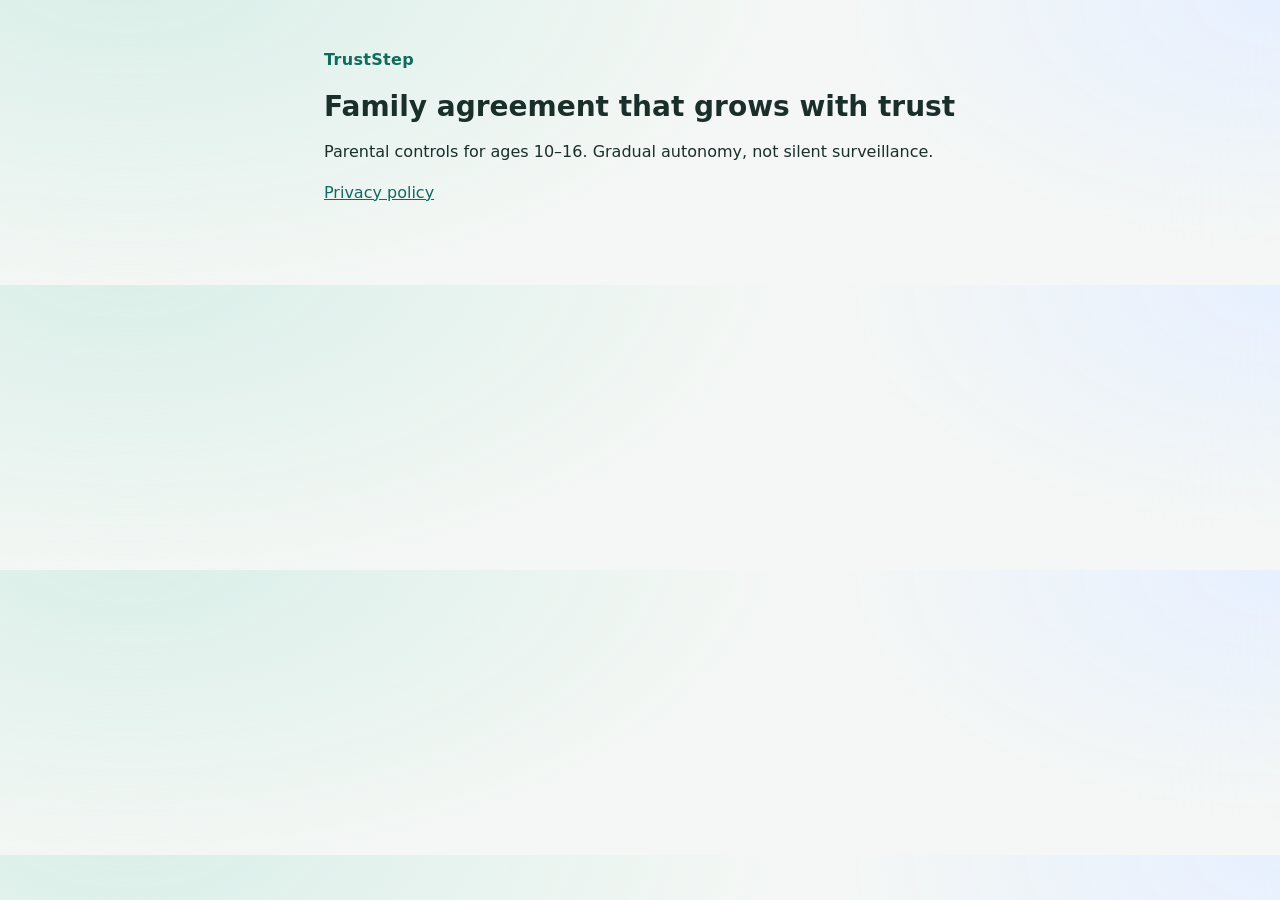
<file: index.html>
<!DOCTYPE html>
<html lang="en">
<head>
  <meta charset="utf-8" />
  <meta name="viewport" content="width=device-width, initial-scale=1" />
  <title>TrustStep</title>
  <link rel="stylesheet" href="styles.css" />
</head>
<body>
  <main>
    <p class="brand">TrustStep</p>
    <h1>Family agreement that grows with trust</h1>
    <p>Parental controls for ages 10–16. Gradual autonomy, not silent surveillance.</p>
    <p><a href="privacy/">Privacy policy</a></p>
  </main>
</body>
</html>
</file>
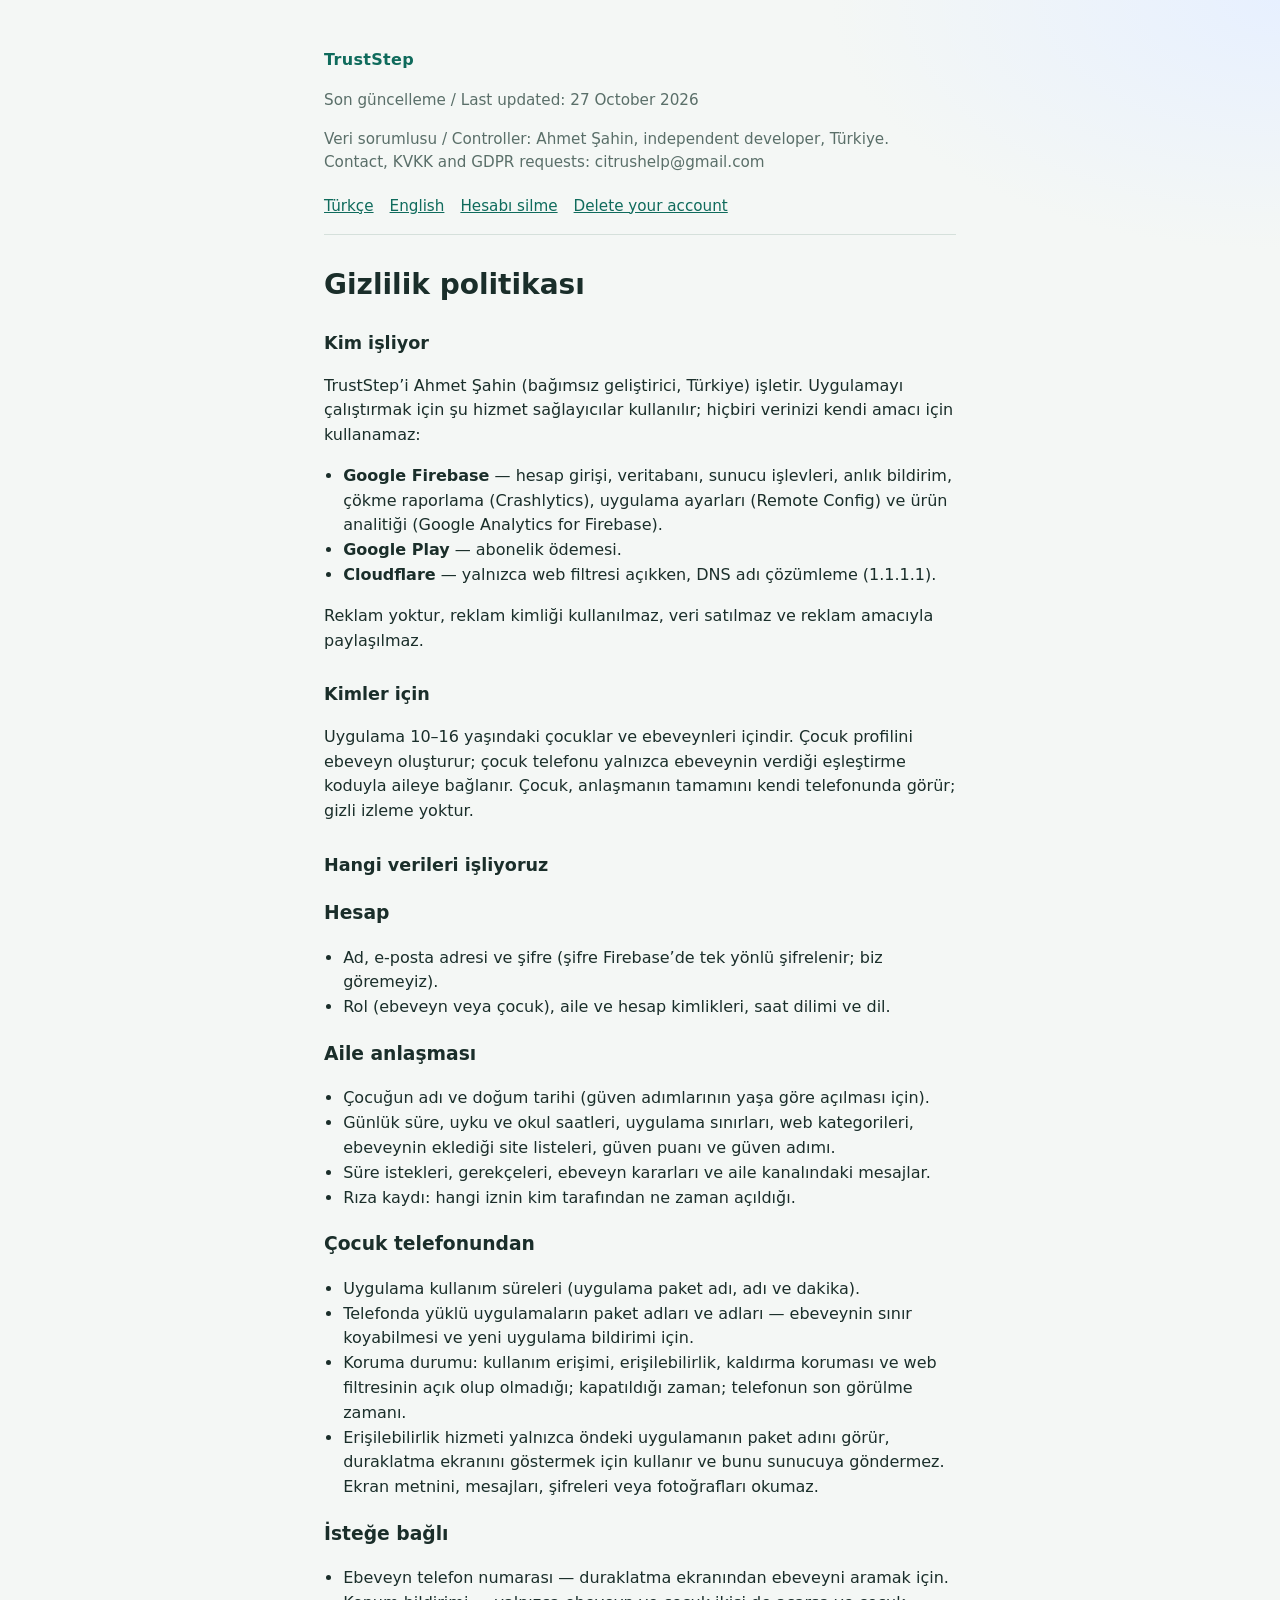
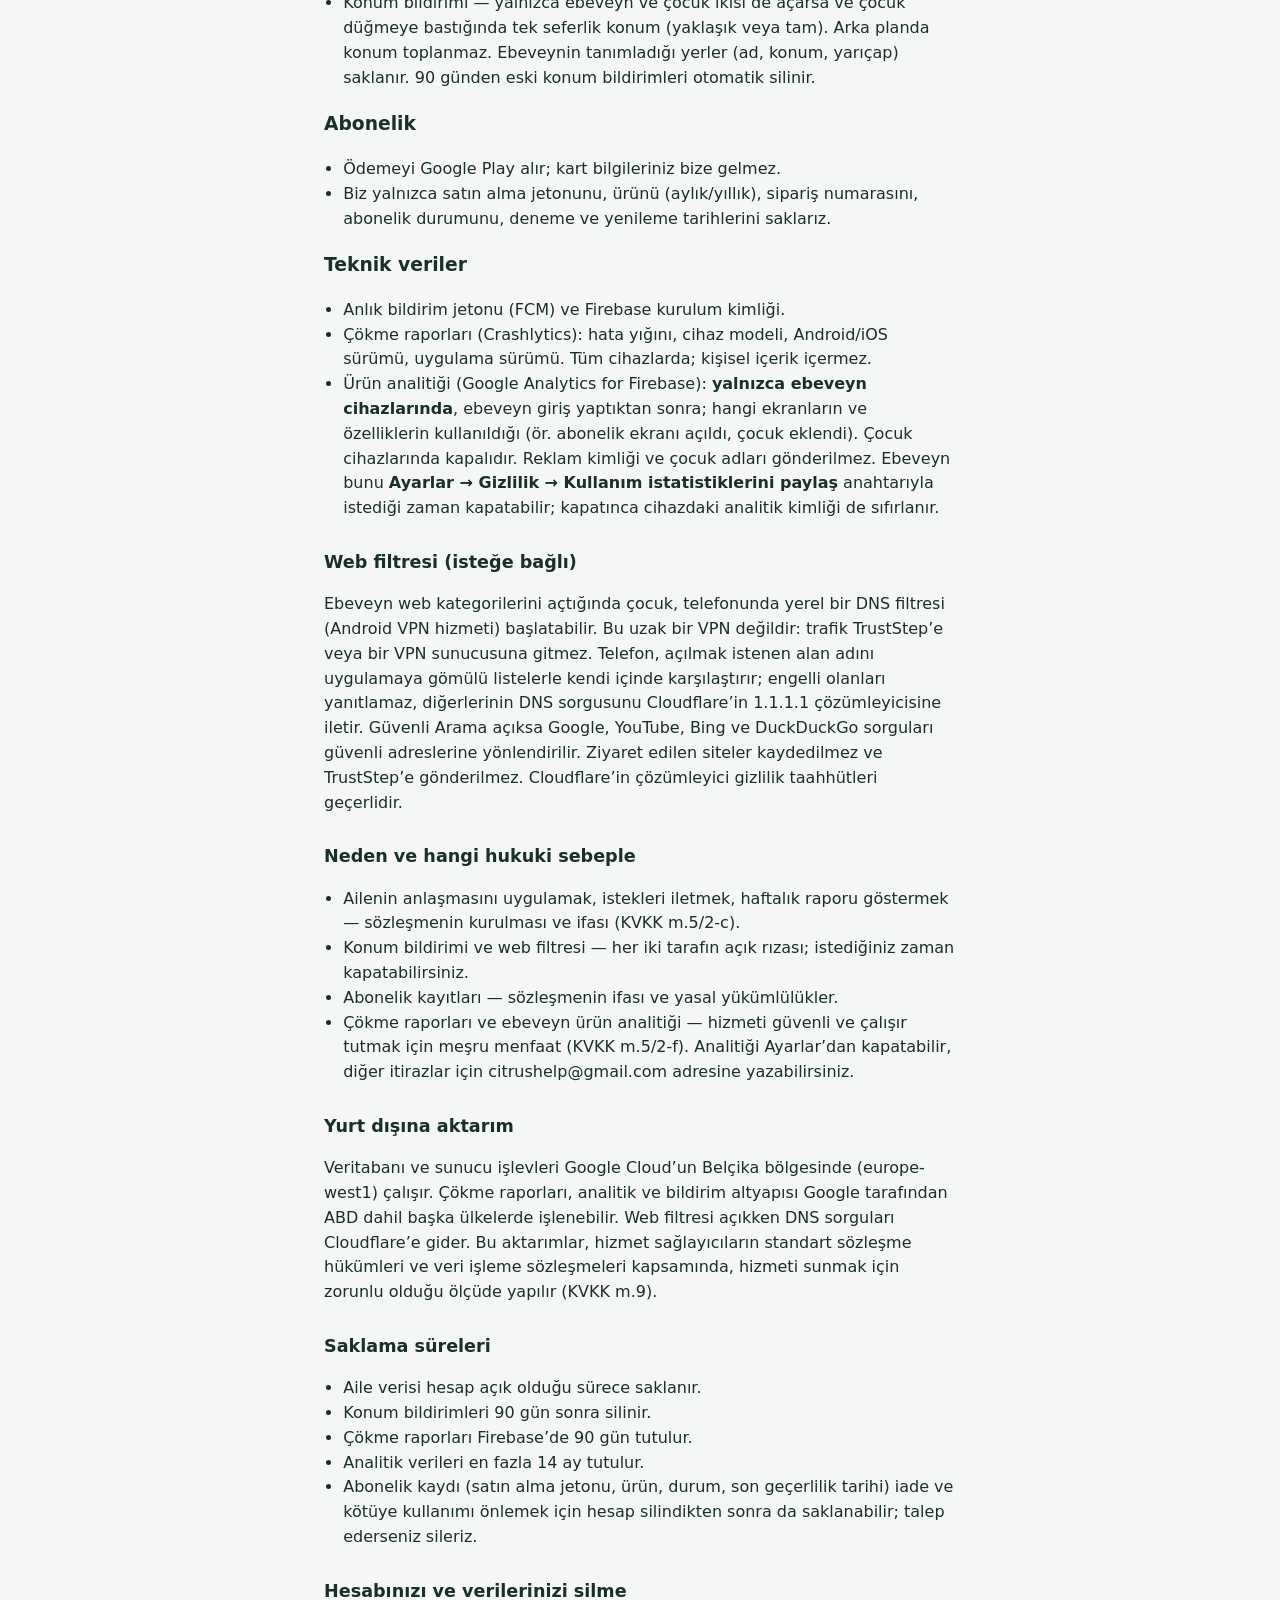
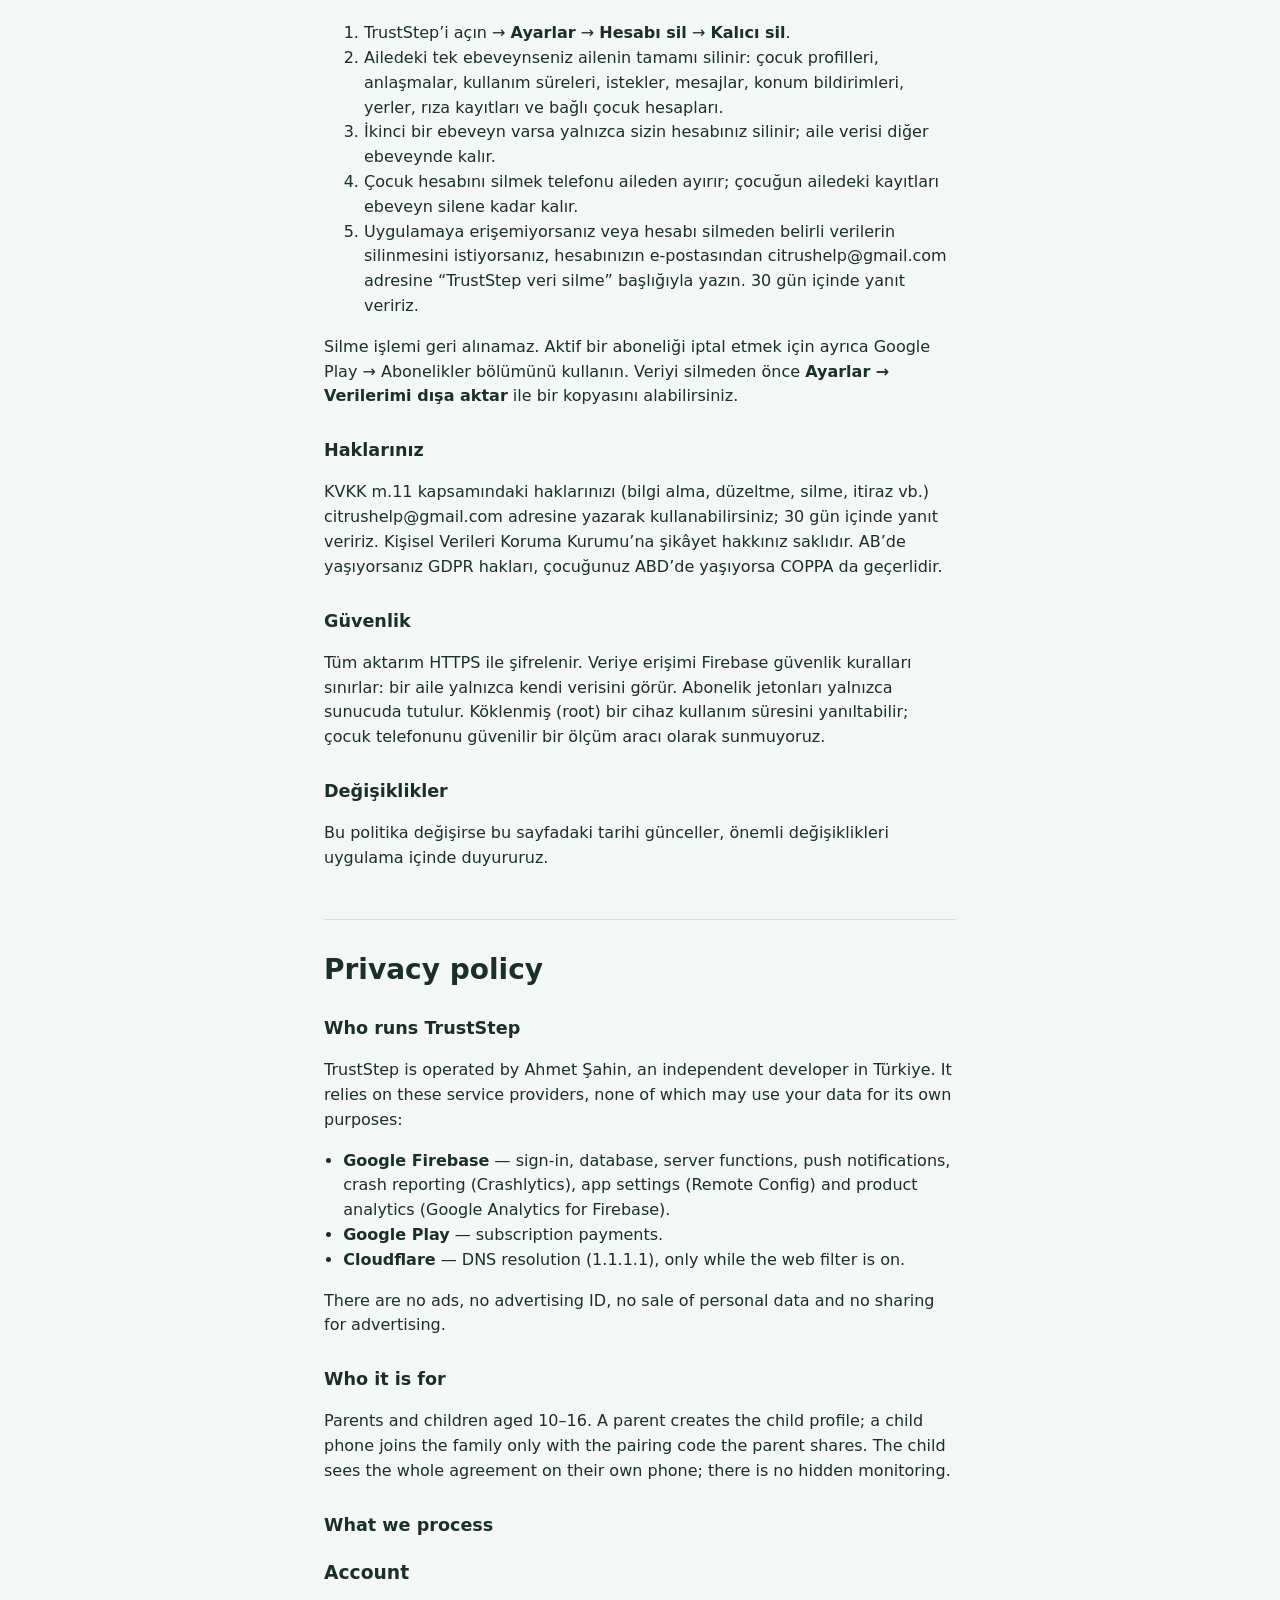
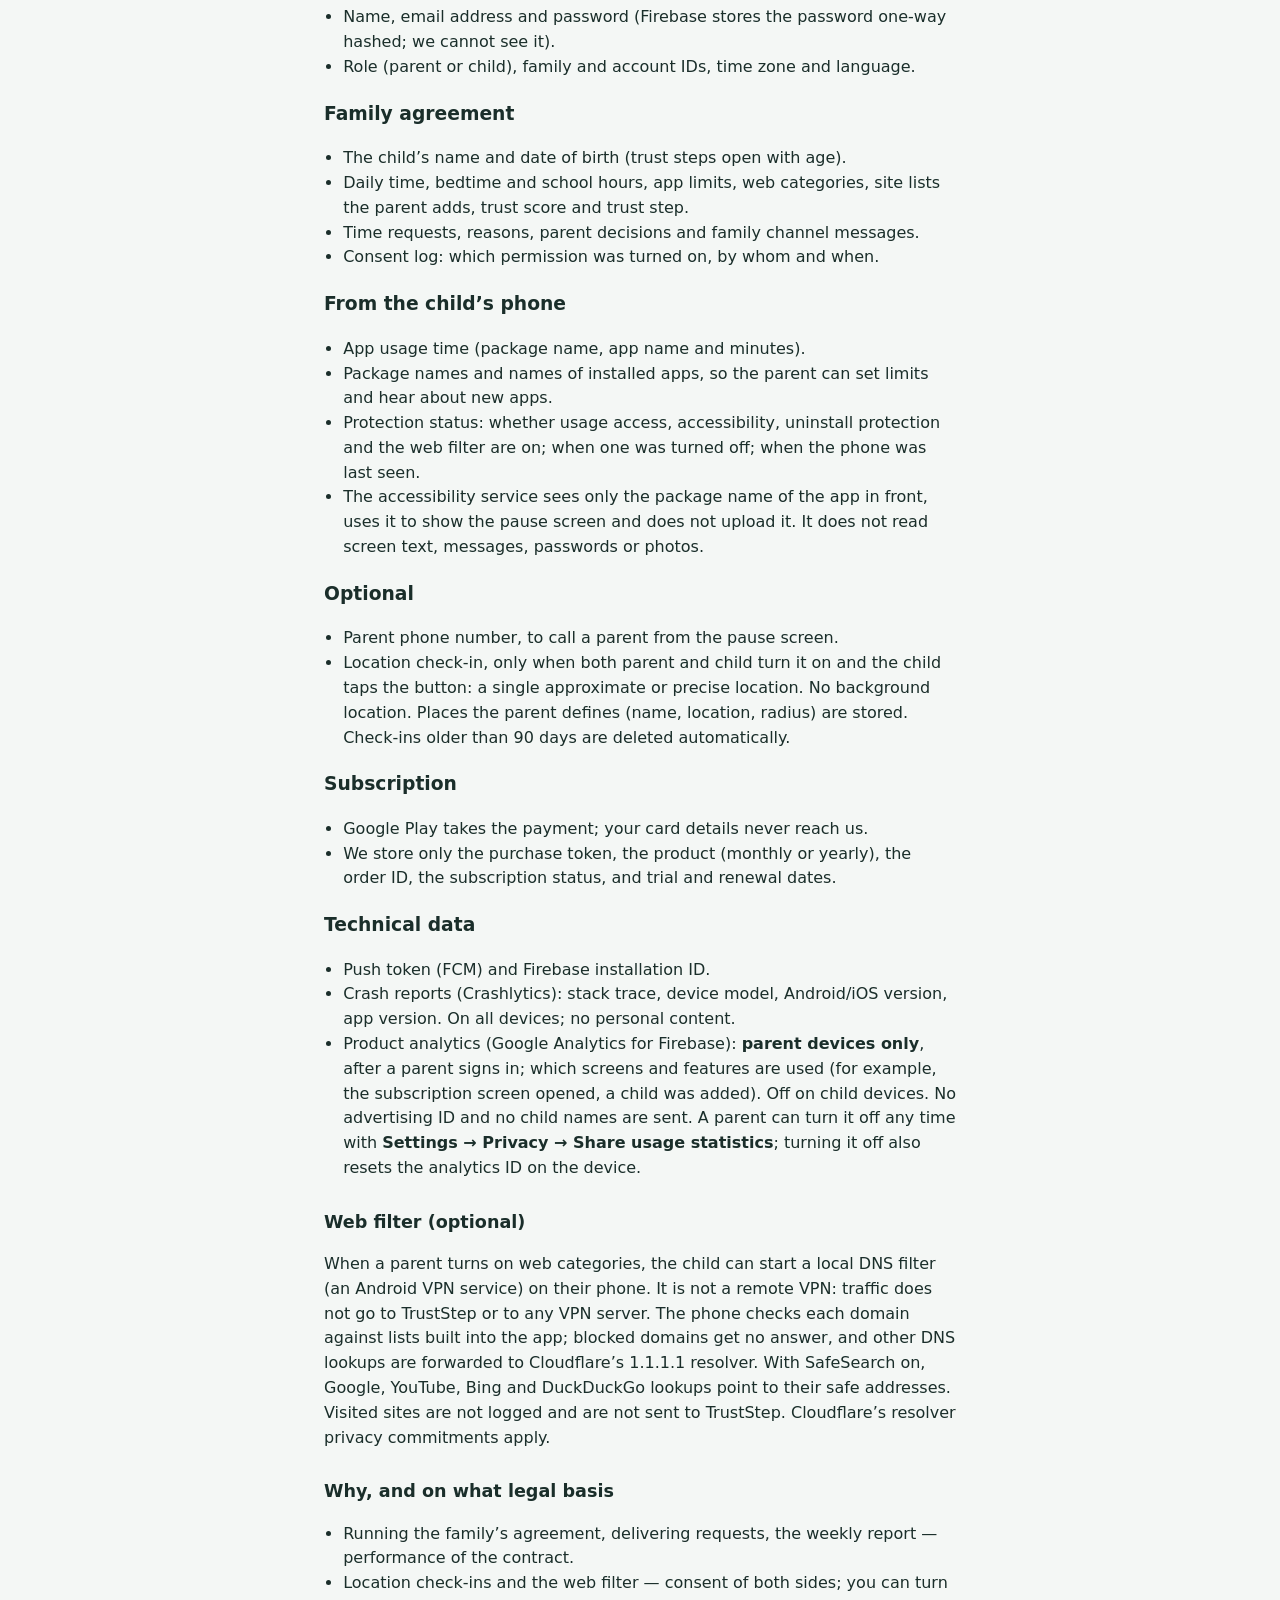
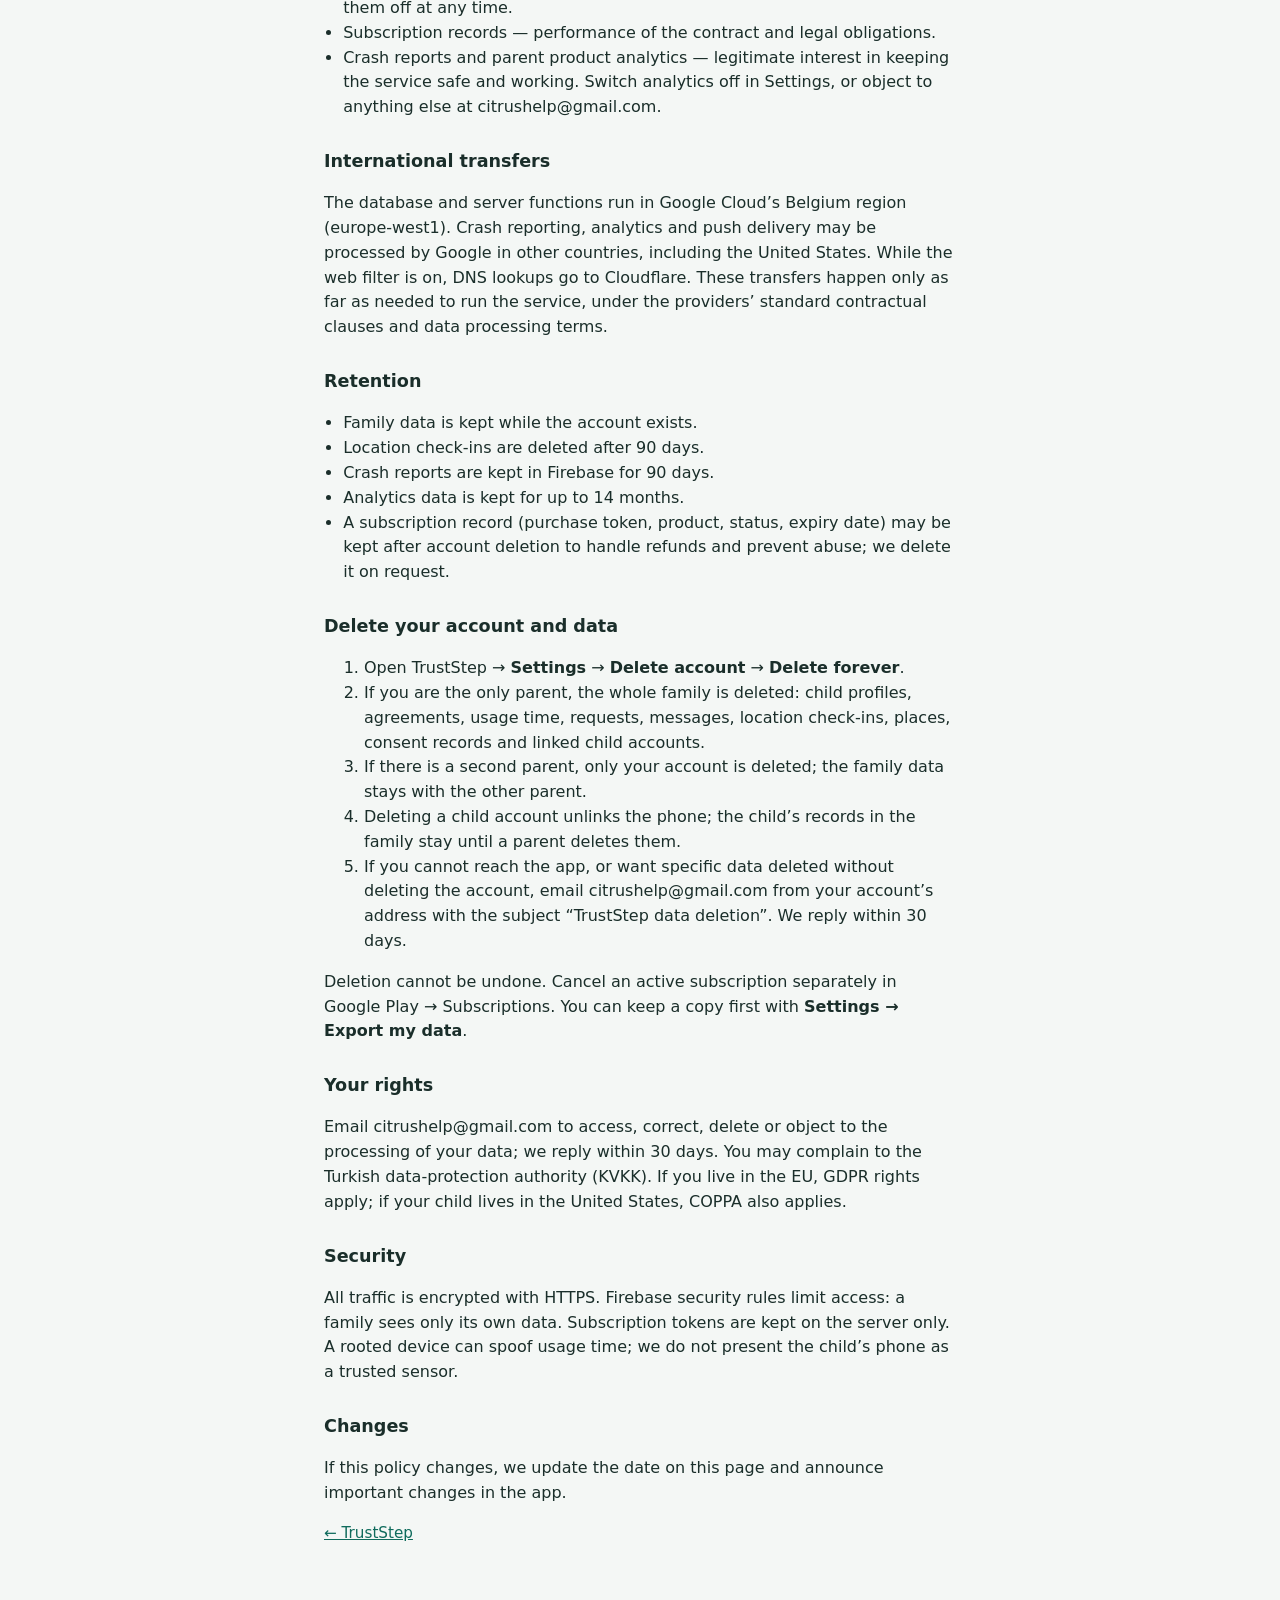
<file: privacy/index.html>
<!DOCTYPE html>
<html lang="en">
<head>
  <meta charset="utf-8" />
  <meta name="viewport" content="width=device-width, initial-scale=1" />
  <title>TrustStep — Privacy policy</title>
  <link rel="stylesheet" href="../styles.css" />
</head>
<body>
  <main class="policy">
    <p class="brand"><a href="../">TrustStep</a></p>
    <p class="meta">Son güncelleme / Last updated: 27 October 2026</p>
    <p class="meta">Veri sorumlusu / Controller: Ahmet Şahin, independent developer, Türkiye. Contact, KVKK and GDPR requests: citrushelp@gmail.com</p>

    <nav class="toc">
      <a href="#tr">Türkçe</a>
      <a href="#en">English</a>
      <a href="#delete-tr">Hesabı silme</a>
      <a href="#delete-en">Delete your account</a>
    </nav>

    <section id="tr" lang="tr">
      <h1>Gizlilik politikası</h1>

      <h2>Kim işliyor</h2>
      <p>TrustStep’i Ahmet Şahin (bağımsız geliştirici, Türkiye) işletir. Uygulamayı çalıştırmak için şu hizmet sağlayıcılar kullanılır; hiçbiri verinizi kendi amacı için kullanamaz:</p>
      <ul>
        <li><strong>Google Firebase</strong> — hesap girişi, veritabanı, sunucu işlevleri, anlık bildirim, çökme raporlama (Crashlytics), uygulama ayarları (Remote Config) ve ürün analitiği (Google Analytics for Firebase).</li>
        <li><strong>Google Play</strong> — abonelik ödemesi.</li>
        <li><strong>Cloudflare</strong> — yalnızca web filtresi açıkken, DNS adı çözümleme (1.1.1.1).</li>
      </ul>
      <p>Reklam yoktur, reklam kimliği kullanılmaz, veri satılmaz ve reklam amacıyla paylaşılmaz.</p>

      <h2>Kimler için</h2>
      <p>Uygulama 10–16 yaşındaki çocuklar ve ebeveynleri içindir. Çocuk profilini ebeveyn oluşturur; çocuk telefonu yalnızca ebeveynin verdiği eşleştirme koduyla aileye bağlanır. Çocuk, anlaşmanın tamamını kendi telefonunda görür; gizli izleme yoktur.</p>

      <h2>Hangi verileri işliyoruz</h2>
      <h3>Hesap</h3>
      <ul>
        <li>Ad, e-posta adresi ve şifre (şifre Firebase’de tek yönlü şifrelenir; biz göremeyiz).</li>
        <li>Rol (ebeveyn veya çocuk), aile ve hesap kimlikleri, saat dilimi ve dil.</li>
      </ul>
      <h3>Aile anlaşması</h3>
      <ul>
        <li>Çocuğun adı ve doğum tarihi (güven adımlarının yaşa göre açılması için).</li>
        <li>Günlük süre, uyku ve okul saatleri, uygulama sınırları, web kategorileri, ebeveynin eklediği site listeleri, güven puanı ve güven adımı.</li>
        <li>Süre istekleri, gerekçeleri, ebeveyn kararları ve aile kanalındaki mesajlar.</li>
        <li>Rıza kaydı: hangi iznin kim tarafından ne zaman açıldığı.</li>
      </ul>
      <h3>Çocuk telefonundan</h3>
      <ul>
        <li>Uygulama kullanım süreleri (uygulama paket adı, adı ve dakika).</li>
        <li>Telefonda yüklü uygulamaların paket adları ve adları — ebeveynin sınır koyabilmesi ve yeni uygulama bildirimi için.</li>
        <li>Koruma durumu: kullanım erişimi, erişilebilirlik, kaldırma koruması ve web filtresinin açık olup olmadığı; kapatıldığı zaman; telefonun son görülme zamanı.</li>
        <li>Erişilebilirlik hizmeti yalnızca öndeki uygulamanın paket adını görür, duraklatma ekranını göstermek için kullanır ve bunu sunucuya göndermez. Ekran metnini, mesajları, şifreleri veya fotoğrafları okumaz.</li>
      </ul>
      <h3>İsteğe bağlı</h3>
      <ul>
        <li>Ebeveyn telefon numarası — duraklatma ekranından ebeveyni aramak için.</li>
        <li>Konum bildirimi — yalnızca ebeveyn ve çocuk ikisi de açarsa ve çocuk düğmeye bastığında tek seferlik konum (yaklaşık veya tam). Arka planda konum toplanmaz. Ebeveynin tanımladığı yerler (ad, konum, yarıçap) saklanır. 90 günden eski konum bildirimleri otomatik silinir.</li>
      </ul>
      <h3>Abonelik</h3>
      <ul>
        <li>Ödemeyi Google Play alır; kart bilgileriniz bize gelmez.</li>
        <li>Biz yalnızca satın alma jetonunu, ürünü (aylık/yıllık), sipariş numarasını, abonelik durumunu, deneme ve yenileme tarihlerini saklarız.</li>
      </ul>
      <h3>Teknik veriler</h3>
      <ul>
        <li>Anlık bildirim jetonu (FCM) ve Firebase kurulum kimliği.</li>
        <li>Çökme raporları (Crashlytics): hata yığını, cihaz modeli, Android/iOS sürümü, uygulama sürümü. Tüm cihazlarda; kişisel içerik içermez.</li>
        <li>Ürün analitiği (Google Analytics for Firebase): <strong>yalnızca ebeveyn cihazlarında</strong>, ebeveyn giriş yaptıktan sonra; hangi ekranların ve özelliklerin kullanıldığı (ör. abonelik ekranı açıldı, çocuk eklendi). Çocuk cihazlarında kapalıdır. Reklam kimliği ve çocuk adları gönderilmez. Ebeveyn bunu <strong>Ayarlar → Gizlilik → Kullanım istatistiklerini paylaş</strong> anahtarıyla istediği zaman kapatabilir; kapatınca cihazdaki analitik kimliği de sıfırlanır.</li>
      </ul>

      <h2>Web filtresi (isteğe bağlı)</h2>
      <p>Ebeveyn web kategorilerini açtığında çocuk, telefonunda yerel bir DNS filtresi (Android VPN hizmeti) başlatabilir. Bu uzak bir VPN değildir: trafik TrustStep’e veya bir VPN sunucusuna gitmez. Telefon, açılmak istenen alan adını uygulamaya gömülü listelerle kendi içinde karşılaştırır; engelli olanları yanıtlamaz, diğerlerinin DNS sorgusunu Cloudflare’in 1.1.1.1 çözümleyicisine iletir. Güvenli Arama açıksa Google, YouTube, Bing ve DuckDuckGo sorguları güvenli adreslerine yönlendirilir. Ziyaret edilen siteler kaydedilmez ve TrustStep’e gönderilmez. Cloudflare’in çözümleyici gizlilik taahhütleri geçerlidir.</p>

      <h2>Neden ve hangi hukuki sebeple</h2>
      <ul>
        <li>Ailenin anlaşmasını uygulamak, istekleri iletmek, haftalık raporu göstermek — sözleşmenin kurulması ve ifası (KVKK m.5/2-c).</li>
        <li>Konum bildirimi ve web filtresi — her iki tarafın açık rızası; istediğiniz zaman kapatabilirsiniz.</li>
        <li>Abonelik kayıtları — sözleşmenin ifası ve yasal yükümlülükler.</li>
        <li>Çökme raporları ve ebeveyn ürün analitiği — hizmeti güvenli ve çalışır tutmak için meşru menfaat (KVKK m.5/2-f). Analitiği Ayarlar’dan kapatabilir, diğer itirazlar için citrushelp@gmail.com adresine yazabilirsiniz.</li>
      </ul>

      <h2>Yurt dışına aktarım</h2>
      <p>Veritabanı ve sunucu işlevleri Google Cloud’un Belçika bölgesinde (europe-west1) çalışır. Çökme raporları, analitik ve bildirim altyapısı Google tarafından ABD dahil başka ülkelerde işlenebilir. Web filtresi açıkken DNS sorguları Cloudflare’e gider. Bu aktarımlar, hizmet sağlayıcıların standart sözleşme hükümleri ve veri işleme sözleşmeleri kapsamında, hizmeti sunmak için zorunlu olduğu ölçüde yapılır (KVKK m.9).</p>

      <h2>Saklama süreleri</h2>
      <ul>
        <li>Aile verisi hesap açık olduğu sürece saklanır.</li>
        <li>Konum bildirimleri 90 gün sonra silinir.</li>
        <li>Çökme raporları Firebase’de 90 gün tutulur.</li>
        <li>Analitik verileri en fazla 14 ay tutulur.</li>
        <li>Abonelik kaydı (satın alma jetonu, ürün, durum, son geçerlilik tarihi) iade ve kötüye kullanımı önlemek için hesap silindikten sonra da saklanabilir; talep ederseniz sileriz.</li>
      </ul>

      <h2 id="delete-tr">Hesabınızı ve verilerinizi silme</h2>
      <ol>
        <li>TrustStep’i açın → <strong>Ayarlar</strong> → <strong>Hesabı sil</strong> → <strong>Kalıcı sil</strong>.</li>
        <li>Ailedeki tek ebeveynseniz ailenin tamamı silinir: çocuk profilleri, anlaşmalar, kullanım süreleri, istekler, mesajlar, konum bildirimleri, yerler, rıza kayıtları ve bağlı çocuk hesapları.</li>
        <li>İkinci bir ebeveyn varsa yalnızca sizin hesabınız silinir; aile verisi diğer ebeveynde kalır.</li>
        <li>Çocuk hesabını silmek telefonu aileden ayırır; çocuğun ailedeki kayıtları ebeveyn silene kadar kalır.</li>
        <li>Uygulamaya erişemiyorsanız veya hesabı silmeden belirli verilerin silinmesini istiyorsanız, hesabınızın e-postasından citrushelp@gmail.com adresine “TrustStep veri silme” başlığıyla yazın. 30 gün içinde yanıt veririz.</li>
      </ol>
      <p>Silme işlemi geri alınamaz. Aktif bir aboneliği iptal etmek için ayrıca Google Play → Abonelikler bölümünü kullanın. Veriyi silmeden önce <strong>Ayarlar → Verilerimi dışa aktar</strong> ile bir kopyasını alabilirsiniz.</p>

      <h2>Haklarınız</h2>
      <p>KVKK m.11 kapsamındaki haklarınızı (bilgi alma, düzeltme, silme, itiraz vb.) citrushelp@gmail.com adresine yazarak kullanabilirsiniz; 30 gün içinde yanıt veririz. Kişisel Verileri Koruma Kurumu’na şikâyet hakkınız saklıdır. AB’de yaşıyorsanız GDPR hakları, çocuğunuz ABD’de yaşıyorsa COPPA da geçerlidir.</p>

      <h2>Güvenlik</h2>
      <p>Tüm aktarım HTTPS ile şifrelenir. Veriye erişimi Firebase güvenlik kuralları sınırlar: bir aile yalnızca kendi verisini görür. Abonelik jetonları yalnızca sunucuda tutulur. Köklenmiş (root) bir cihaz kullanım süresini yanıltabilir; çocuk telefonunu güvenilir bir ölçüm aracı olarak sunmuyoruz.</p>

      <h2>Değişiklikler</h2>
      <p>Bu politika değişirse bu sayfadaki tarihi günceller, önemli değişiklikleri uygulama içinde duyururuz.</p>
    </section>

    <section id="en" lang="en">
      <h1>Privacy policy</h1>

      <h2>Who runs TrustStep</h2>
      <p>TrustStep is operated by Ahmet Şahin, an independent developer in Türkiye. It relies on these service providers, none of which may use your data for its own purposes:</p>
      <ul>
        <li><strong>Google Firebase</strong> — sign-in, database, server functions, push notifications, crash reporting (Crashlytics), app settings (Remote Config) and product analytics (Google Analytics for Firebase).</li>
        <li><strong>Google Play</strong> — subscription payments.</li>
        <li><strong>Cloudflare</strong> — DNS resolution (1.1.1.1), only while the web filter is on.</li>
      </ul>
      <p>There are no ads, no advertising ID, no sale of personal data and no sharing for advertising.</p>

      <h2>Who it is for</h2>
      <p>Parents and children aged 10–16. A parent creates the child profile; a child phone joins the family only with the pairing code the parent shares. The child sees the whole agreement on their own phone; there is no hidden monitoring.</p>

      <h2>What we process</h2>
      <h3>Account</h3>
      <ul>
        <li>Name, email address and password (Firebase stores the password one-way hashed; we cannot see it).</li>
        <li>Role (parent or child), family and account IDs, time zone and language.</li>
      </ul>
      <h3>Family agreement</h3>
      <ul>
        <li>The child’s name and date of birth (trust steps open with age).</li>
        <li>Daily time, bedtime and school hours, app limits, web categories, site lists the parent adds, trust score and trust step.</li>
        <li>Time requests, reasons, parent decisions and family channel messages.</li>
        <li>Consent log: which permission was turned on, by whom and when.</li>
      </ul>
      <h3>From the child’s phone</h3>
      <ul>
        <li>App usage time (package name, app name and minutes).</li>
        <li>Package names and names of installed apps, so the parent can set limits and hear about new apps.</li>
        <li>Protection status: whether usage access, accessibility, uninstall protection and the web filter are on; when one was turned off; when the phone was last seen.</li>
        <li>The accessibility service sees only the package name of the app in front, uses it to show the pause screen and does not upload it. It does not read screen text, messages, passwords or photos.</li>
      </ul>
      <h3>Optional</h3>
      <ul>
        <li>Parent phone number, to call a parent from the pause screen.</li>
        <li>Location check-in, only when both parent and child turn it on and the child taps the button: a single approximate or precise location. No background location. Places the parent defines (name, location, radius) are stored. Check-ins older than 90 days are deleted automatically.</li>
      </ul>
      <h3>Subscription</h3>
      <ul>
        <li>Google Play takes the payment; your card details never reach us.</li>
        <li>We store only the purchase token, the product (monthly or yearly), the order ID, the subscription status, and trial and renewal dates.</li>
      </ul>
      <h3>Technical data</h3>
      <ul>
        <li>Push token (FCM) and Firebase installation ID.</li>
        <li>Crash reports (Crashlytics): stack trace, device model, Android/iOS version, app version. On all devices; no personal content.</li>
        <li>Product analytics (Google Analytics for Firebase): <strong>parent devices only</strong>, after a parent signs in; which screens and features are used (for example, the subscription screen opened, a child was added). Off on child devices. No advertising ID and no child names are sent. A parent can turn it off any time with <strong>Settings → Privacy → Share usage statistics</strong>; turning it off also resets the analytics ID on the device.</li>
      </ul>

      <h2>Web filter (optional)</h2>
      <p>When a parent turns on web categories, the child can start a local DNS filter (an Android VPN service) on their phone. It is not a remote VPN: traffic does not go to TrustStep or to any VPN server. The phone checks each domain against lists built into the app; blocked domains get no answer, and other DNS lookups are forwarded to Cloudflare’s 1.1.1.1 resolver. With SafeSearch on, Google, YouTube, Bing and DuckDuckGo lookups point to their safe addresses. Visited sites are not logged and are not sent to TrustStep. Cloudflare’s resolver privacy commitments apply.</p>

      <h2>Why, and on what legal basis</h2>
      <ul>
        <li>Running the family’s agreement, delivering requests, the weekly report — performance of the contract.</li>
        <li>Location check-ins and the web filter — consent of both sides; you can turn them off at any time.</li>
        <li>Subscription records — performance of the contract and legal obligations.</li>
        <li>Crash reports and parent product analytics — legitimate interest in keeping the service safe and working. Switch analytics off in Settings, or object to anything else at citrushelp@gmail.com.</li>
      </ul>

      <h2>International transfers</h2>
      <p>The database and server functions run in Google Cloud’s Belgium region (europe-west1). Crash reporting, analytics and push delivery may be processed by Google in other countries, including the United States. While the web filter is on, DNS lookups go to Cloudflare. These transfers happen only as far as needed to run the service, under the providers’ standard contractual clauses and data processing terms.</p>

      <h2>Retention</h2>
      <ul>
        <li>Family data is kept while the account exists.</li>
        <li>Location check-ins are deleted after 90 days.</li>
        <li>Crash reports are kept in Firebase for 90 days.</li>
        <li>Analytics data is kept for up to 14 months.</li>
        <li>A subscription record (purchase token, product, status, expiry date) may be kept after account deletion to handle refunds and prevent abuse; we delete it on request.</li>
      </ul>

      <h2 id="delete-en">Delete your account and data</h2>
      <ol>
        <li>Open TrustStep → <strong>Settings</strong> → <strong>Delete account</strong> → <strong>Delete forever</strong>.</li>
        <li>If you are the only parent, the whole family is deleted: child profiles, agreements, usage time, requests, messages, location check-ins, places, consent records and linked child accounts.</li>
        <li>If there is a second parent, only your account is deleted; the family data stays with the other parent.</li>
        <li>Deleting a child account unlinks the phone; the child’s records in the family stay until a parent deletes them.</li>
        <li>If you cannot reach the app, or want specific data deleted without deleting the account, email citrushelp@gmail.com from your account’s address with the subject “TrustStep data deletion”. We reply within 30 days.</li>
      </ol>
      <p>Deletion cannot be undone. Cancel an active subscription separately in Google Play → Subscriptions. You can keep a copy first with <strong>Settings → Export my data</strong>.</p>

      <h2>Your rights</h2>
      <p>Email citrushelp@gmail.com to access, correct, delete or object to the processing of your data; we reply within 30 days. You may complain to the Turkish data-protection authority (KVKK). If you live in the EU, GDPR rights apply; if your child lives in the United States, COPPA also applies.</p>

      <h2>Security</h2>
      <p>All traffic is encrypted with HTTPS. Firebase security rules limit access: a family sees only its own data. Subscription tokens are kept on the server only. A rooted device can spoof usage time; we do not present the child’s phone as a trusted sensor.</p>

      <h2>Changes</h2>
      <p>If this policy changes, we update the date on this page and announce important changes in the app.</p>
    </section>

    <p class="meta"><a href="../">← TrustStep</a></p>
  </main>
</body>
</html>
</file>
<file: styles.css>
:root {
  color-scheme: light;
  --ink: #1a2e2a;
  --muted: #5a6f69;
  --paper: #f4f7f5;
  --line: #d5e0db;
  --accent: #0f6b5c;
  --font: "Segoe UI", system-ui, sans-serif;
}

* {
  box-sizing: border-box;
}

body {
  margin: 0;
  font-family: var(--font);
  color: var(--ink);
  background:
    radial-gradient(1200px 600px at 10% -10%, #d9efe8 0%, transparent 55%),
    radial-gradient(900px 500px at 100% 0%, #e7f0ff 0%, transparent 50%),
    var(--paper);
  line-height: 1.55;
}

main {
  max-width: 42rem;
  margin: 0 auto;
  padding: 3rem 1.25rem 4rem;
}

.brand {
  font-weight: 700;
  letter-spacing: 0.02em;
  color: var(--accent);
  margin: 0 0 1rem;
}

.brand a {
  color: inherit;
  text-decoration: none;
}

h1 {
  font-size: 1.75rem;
  line-height: 1.25;
  margin: 0 0 0.75rem;
}

h2 {
  font-size: 1.1rem;
  margin: 1.75rem 0 0.5rem;
}

.meta,
.toc {
  color: var(--muted);
  font-size: 0.95rem;
}

.toc {
  display: flex;
  gap: 1rem;
  margin: 1.25rem 0 2rem;
  padding-bottom: 1rem;
  border-bottom: 1px solid var(--line);
}

a {
  color: var(--accent);
}

ul {
  padding-left: 1.2rem;
}

section + section {
  margin-top: 3rem;
  padding-top: 2rem;
  border-top: 1px solid var(--line);
}

.back {
  margin-top: 3rem;
}
</file>
